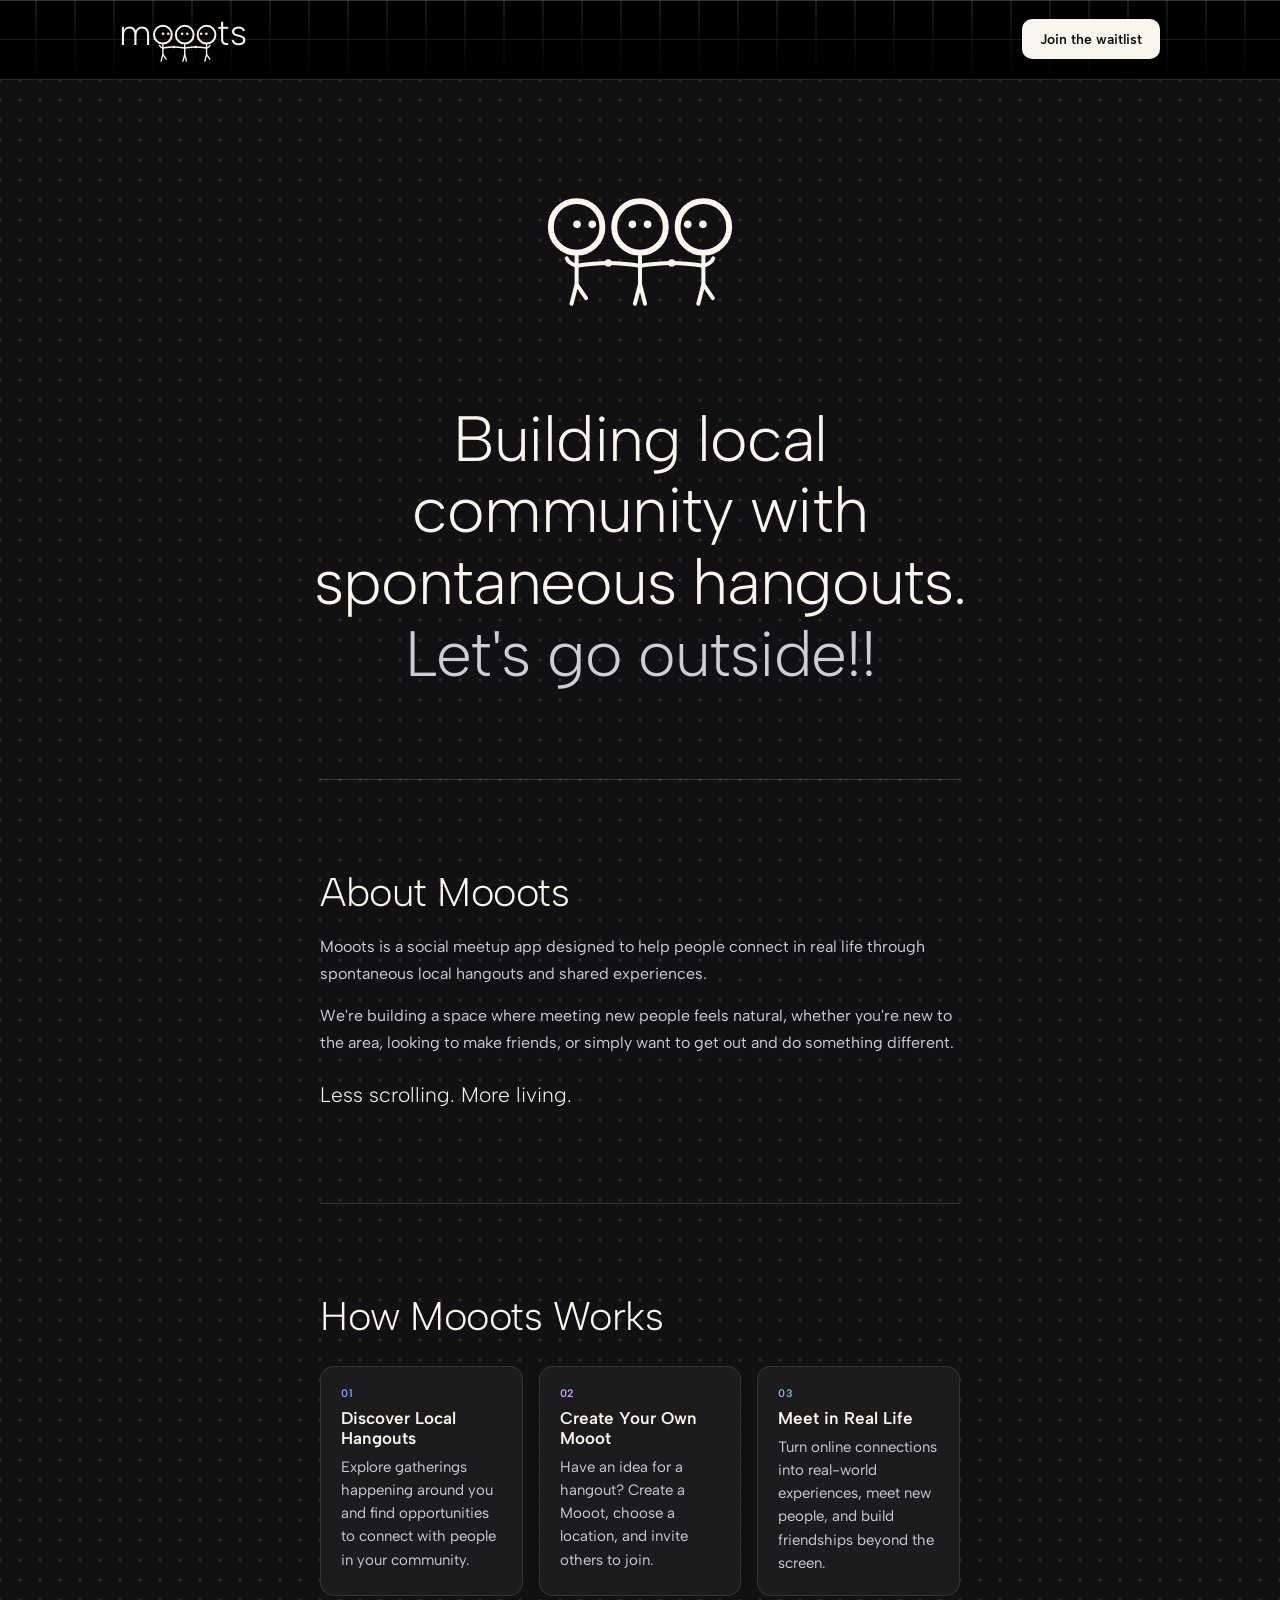
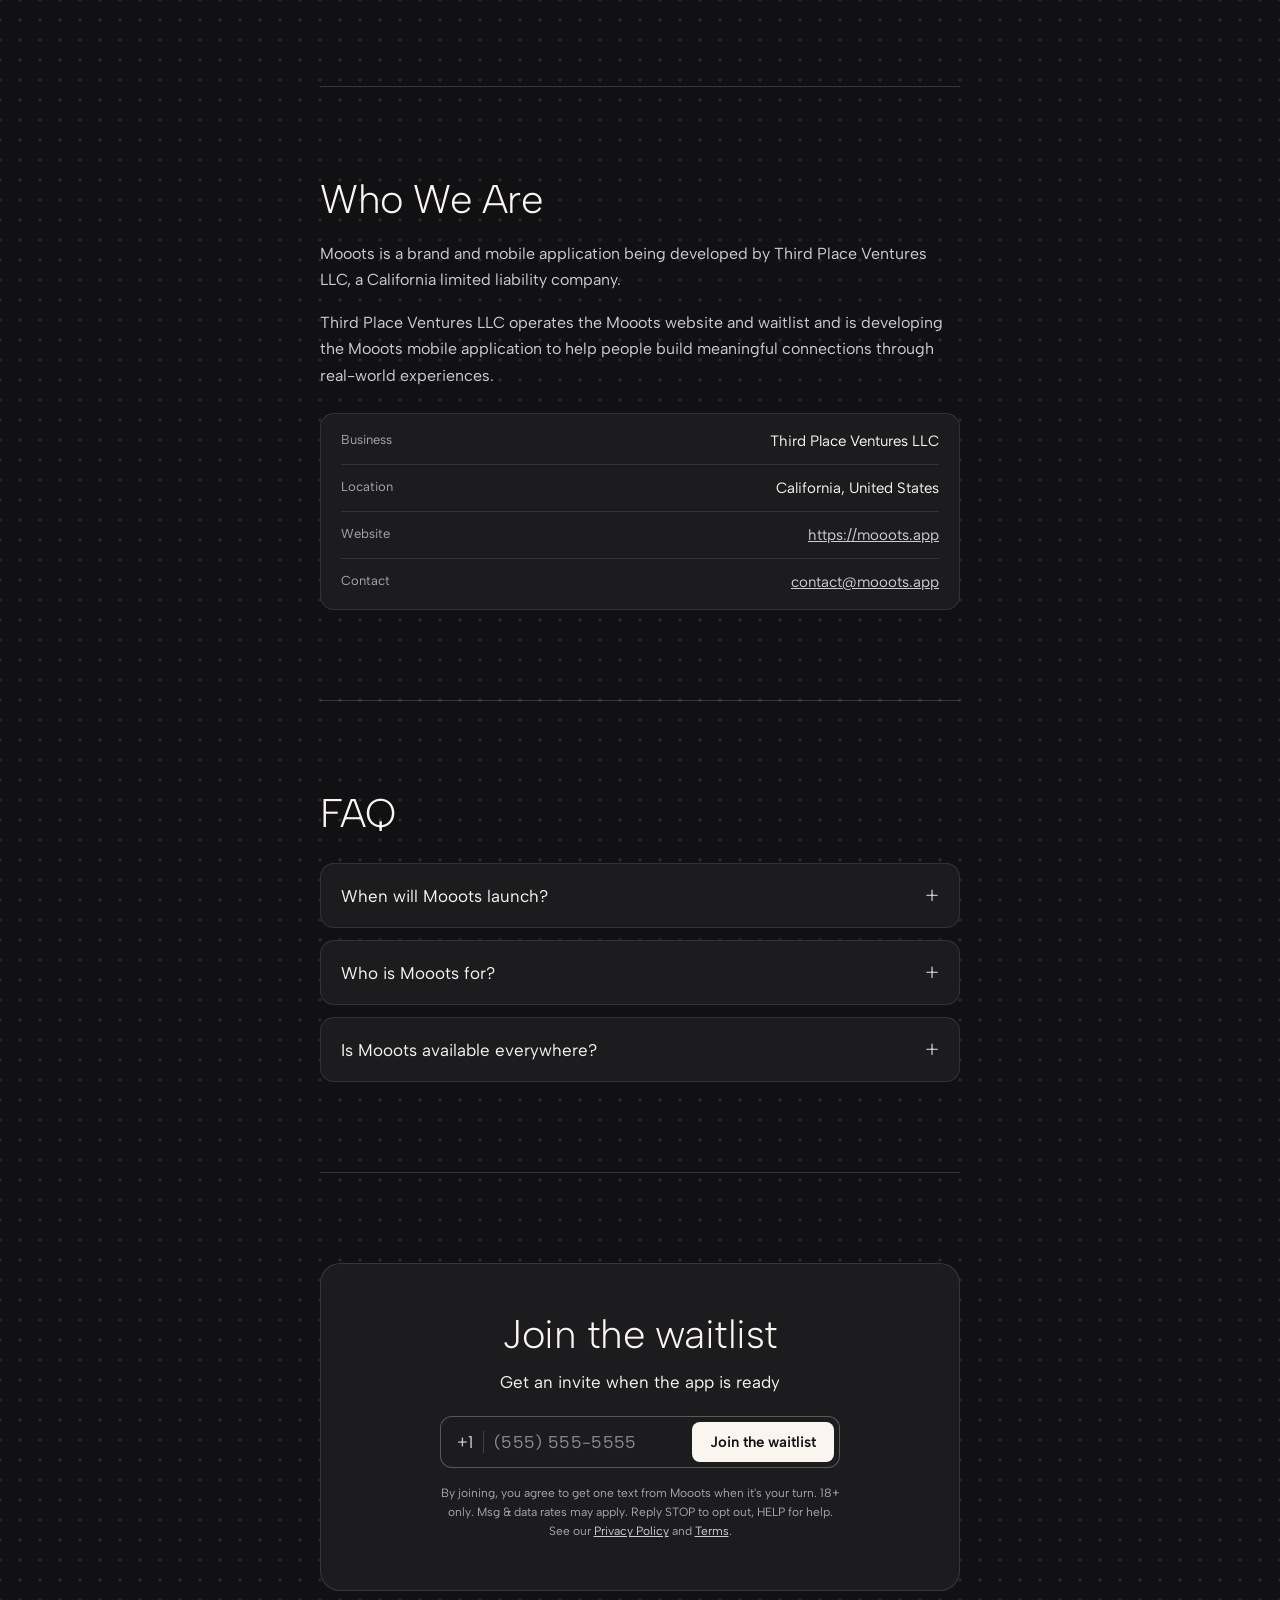
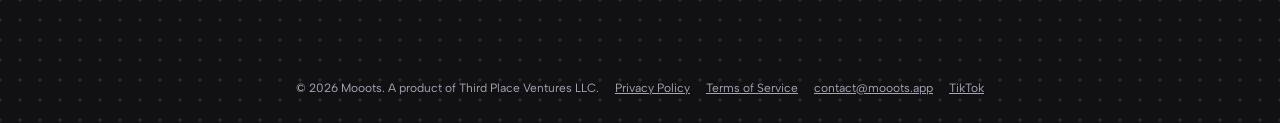
<file: index.html>
<!doctype html>
<html lang="en">
<head>
<meta charset="utf-8">
<meta name="viewport" content="width=device-width, initial-scale=1">
<title>Mooots</title>
<meta name="description" content="Building local community with spontaneous hangouts. Let's go outside!!">
<meta name="theme-color" content="#000000">
<meta property="og:title" content="Mooots">
<meta property="og:description" content="Building local community with spontaneous hangouts. Let's go outside!!">
<meta property="og:url" content="https://mooots.app/">
<meta property="og:type" content="website">
<meta property="og:site_name" content="Mooots">
<meta property="og:image" content="https://mooots.app/og.png">
<meta property="og:image:width" content="1200">
<meta property="og:image:height" content="630">
<meta property="og:image:alt" content="mooots: let's go outside.">
<meta name="twitter:card" content="summary_large_image">
<link rel="icon" href="favicon.svg" type="image/svg+xml">
<link rel="preload" href="fonts/AlbertSans-Light.ttf" as="font" type="font/ttf" crossorigin>
<link rel="stylesheet" href="assets/site.css?v=20261030a">
</head>
<body>
<div class="teaser">

  <header class="top grid">
    <div class="bar">
      <a class="brand" href="./" aria-label="mooots home">
      <svg class="logo" role="img" aria-label="mooots" viewBox="160 170 880 350">
        <text x="382" y="380" text-anchor="end" font-family="Albert Sans" font-weight="300" font-size="250" fill="#FAF5EF">m</text>
        <text x="828" y="380" font-family="Albert Sans" font-weight="300" font-size="250" letter-spacing="-4" fill="#FAF5EF">ts</text>
        <g fill="none" stroke="#FAF5EF" stroke-width="14">
          <circle cx="455" cy="312" r="61"/><circle cx="605" cy="312" r="61"/><circle cx="755" cy="312" r="61"/>
        </g>
        <!-- The dance from the app's loading screen (components/mooot/ring-heads.tsx):
             joined hands lift and drop, outer arms wave, legs kick on alternating
             beats. Each step is one 480ms beat; assets/dance.js starts a burst
             every 5-10s. SMIL is used because Safari can't animate path shapes in CSS. -->
        <g fill="none" stroke="#FAF5EF" stroke-width="9.5" stroke-linecap="round" stroke-linejoin="round">
          <path d="M455 380 L455 448 L443 494"/>
          <path d="M605 380 L605 448 L593 494"/>
          <path d="M755 380 L755 448 L743 494"/>
          <path d="M455 448 L467 494"><animate class="dance" attributeName="d" begin="indefinite" dur="2.4s" fill="freeze" calcMode="spline" keyTimes="0;0.2;0.4;0.6;0.8;1" keySplines="0.37 0 0.63 1;0.37 0 0.63 1;0.37 0 0.63 1;0.37 0 0.63 1;0.37 0 0.63 1" values="M455 448 L467 494;M455 448 L481 476;M455 448 L467 494;M455 448 L481 476;M455 448 L467 494;M455 448 L467 494"/></path>
          <path d="M605 448 L617 494"><animate class="dance" attributeName="d" begin="indefinite" dur="2.4s" fill="freeze" calcMode="spline" keyTimes="0;0.2;0.4;0.6;0.8;1" keySplines="0.37 0 0.63 1;0.37 0 0.63 1;0.37 0 0.63 1;0.37 0 0.63 1;0.37 0 0.63 1" values="M605 448 L617 494;M605 448 L617 494;M605 448 L631 476;M605 448 L617 494;M605 448 L631 476;M605 448 L617 494"/></path>
          <path d="M755 448 L767 494"><animate class="dance" attributeName="d" begin="indefinite" dur="2.4s" fill="freeze" calcMode="spline" keyTimes="0;0.2;0.4;0.6;0.8;1" keySplines="0.37 0 0.63 1;0.37 0 0.63 1;0.37 0 0.63 1;0.37 0 0.63 1;0.37 0 0.63 1" values="M755 448 L767 494;M755 448 L781 476;M755 448 L767 494;M755 448 L781 476;M755 448 L767 494;M755 448 L767 494"/></path>
          <path d="M455 404 C480 412 505 430 530 430 C555 430 580 412 605 404 C630 412 655 430 680 430 C705 430 730 412 755 404"><animate class="dance" attributeName="d" begin="indefinite" dur="2.4s" fill="freeze" calcMode="spline" keyTimes="0;0.2;0.4;0.6;0.8;1" keySplines="0.37 0 0.63 1;0.37 0 0.63 1;0.37 0 0.63 1;0.37 0 0.63 1;0.37 0 0.63 1" values="M455 404 C480 412 505 430 530 430 C555 430 580 412 605 404 C630 412 655 430 680 430 C705 430 730 412 755 404;M455 404 C480 396 505 386 530 386 C555 386 580 396 605 404 C630 396 655 386 680 386 C705 386 730 396 755 404;M455 404 C480 412 505 430 530 430 C555 430 580 412 605 404 C630 412 655 430 680 430 C705 430 730 412 755 404;M455 404 C480 396 505 386 530 386 C555 386 580 396 605 404 C630 396 655 386 680 386 C705 386 730 396 755 404;M455 404 C480 412 505 430 530 430 C555 430 580 412 605 404 C630 412 655 430 680 430 C705 430 730 412 755 404;M455 404 C480 412 505 430 530 430 C555 430 580 412 605 404 C630 412 655 430 680 430 C705 430 730 412 755 404"/></path>
          <path d="M455 404 C443 416 437 432 436 446 M755 404 C767 416 773 432 774 446"><animate class="dance" attributeName="d" begin="indefinite" dur="2.4s" fill="freeze" calcMode="spline" keyTimes="0;0.2;0.4;0.6;0.8;1" keySplines="0.37 0 0.63 1;0.37 0 0.63 1;0.37 0 0.63 1;0.37 0 0.63 1;0.37 0 0.63 1" values="M455 404 C443 416 437 432 436 446 M755 404 C767 416 773 432 774 446;M455 404 C441 394 433 380 430 366 M755 404 C769 394 777 380 780 366;M455 404 C443 416 437 432 436 446 M755 404 C767 416 773 432 774 446;M455 404 C441 394 433 380 430 366 M755 404 C769 394 777 380 780 366;M455 404 C443 416 437 432 436 446 M755 404 C767 416 773 432 774 446;M455 404 C443 416 437 432 436 446 M755 404 C767 416 773 432 774 446"/></path>
        </g>
        <g fill="#FAF5EF">
          <g class="eyes"><circle cx="456" cy="306" r="9"/><circle cx="492" cy="306" r="9"/></g>
          <g class="eyes"><circle cx="587" cy="306" r="9"/><circle cx="623" cy="306" r="9"/></g>
          <g class="eyes"><circle cx="718" cy="306" r="9"/><circle cx="754" cy="306" r="9"/></g>
          <circle cx="530" cy="430" r="9"><animate class="dance" attributeName="cy" begin="indefinite" dur="2.4s" fill="freeze" calcMode="spline" keyTimes="0;0.2;0.4;0.6;0.8;1" keySplines="0.37 0 0.63 1;0.37 0 0.63 1;0.37 0 0.63 1;0.37 0 0.63 1;0.37 0 0.63 1" values="430;386;430;386;430;430"/></circle>
          <circle cx="680" cy="430" r="9"><animate class="dance" attributeName="cy" begin="indefinite" dur="2.4s" fill="freeze" calcMode="spline" keyTimes="0;0.2;0.4;0.6;0.8;1" keySplines="0.37 0 0.63 1;0.37 0 0.63 1;0.37 0 0.63 1;0.37 0 0.63 1;0.37 0 0.63 1" values="430;386;430;386;430;430"/></circle>
        </g>
      </svg>
      </a>
      <a class="nav-cta" id="nav-join" href="#join">Join the waitlist</a>
    </div>
  </header>

  <section class="band hero-band">
    <div class="band-inner">
      <button type="button" class="mark-btn" id="mark-jump" aria-label="Three friends holding hands. Tap to make them jump.">
      <svg class="logo mark" aria-hidden="true" viewBox="340 220 530 300">
        <g class="jumper">
        <g fill="none" stroke="#FAF5EF" stroke-width="14">
          <circle cx="455" cy="312" r="61"/><circle cx="605" cy="312" r="61"/><circle cx="755" cy="312" r="61"/>
        </g>
        <g fill="none" stroke="#FAF5EF" stroke-width="9.5" stroke-linecap="round" stroke-linejoin="round">
          <path d="M455 380 L455 448 L443 494"/>
          <path d="M605 380 L605 448 L593 494"/>
          <path d="M755 380 L755 448 L743 494"/>
          <path d="M455 448 L467 494"><animate class="dance" attributeName="d" begin="indefinite" dur="2.4s" fill="freeze" calcMode="spline" keyTimes="0;0.2;0.4;0.6;0.8;1" keySplines="0.37 0 0.63 1;0.37 0 0.63 1;0.37 0 0.63 1;0.37 0 0.63 1;0.37 0 0.63 1" values="M455 448 L467 494;M455 448 L481 476;M455 448 L467 494;M455 448 L481 476;M455 448 L467 494;M455 448 L467 494"/></path>
          <path d="M605 448 L617 494"><animate class="dance" attributeName="d" begin="indefinite" dur="2.4s" fill="freeze" calcMode="spline" keyTimes="0;0.2;0.4;0.6;0.8;1" keySplines="0.37 0 0.63 1;0.37 0 0.63 1;0.37 0 0.63 1;0.37 0 0.63 1;0.37 0 0.63 1" values="M605 448 L617 494;M605 448 L617 494;M605 448 L631 476;M605 448 L617 494;M605 448 L631 476;M605 448 L617 494"/></path>
          <path d="M755 448 L767 494"><animate class="dance" attributeName="d" begin="indefinite" dur="2.4s" fill="freeze" calcMode="spline" keyTimes="0;0.2;0.4;0.6;0.8;1" keySplines="0.37 0 0.63 1;0.37 0 0.63 1;0.37 0 0.63 1;0.37 0 0.63 1;0.37 0 0.63 1" values="M755 448 L767 494;M755 448 L781 476;M755 448 L767 494;M755 448 L781 476;M755 448 L767 494;M755 448 L767 494"/></path>
          <path d="M455 404 C480 412 505 430 530 430 C555 430 580 412 605 404 C630 412 655 430 680 430 C705 430 730 412 755 404"><animate class="dance" attributeName="d" begin="indefinite" dur="2.4s" fill="freeze" calcMode="spline" keyTimes="0;0.2;0.4;0.6;0.8;1" keySplines="0.37 0 0.63 1;0.37 0 0.63 1;0.37 0 0.63 1;0.37 0 0.63 1;0.37 0 0.63 1" values="M455 404 C480 412 505 430 530 430 C555 430 580 412 605 404 C630 412 655 430 680 430 C705 430 730 412 755 404;M455 404 C480 396 505 386 530 386 C555 386 580 396 605 404 C630 396 655 386 680 386 C705 386 730 396 755 404;M455 404 C480 412 505 430 530 430 C555 430 580 412 605 404 C630 412 655 430 680 430 C705 430 730 412 755 404;M455 404 C480 396 505 386 530 386 C555 386 580 396 605 404 C630 396 655 386 680 386 C705 386 730 396 755 404;M455 404 C480 412 505 430 530 430 C555 430 580 412 605 404 C630 412 655 430 680 430 C705 430 730 412 755 404;M455 404 C480 412 505 430 530 430 C555 430 580 412 605 404 C630 412 655 430 680 430 C705 430 730 412 755 404"/></path>
          <path d="M455 404 C443 416 437 432 436 446 M755 404 C767 416 773 432 774 446"><animate class="dance" attributeName="d" begin="indefinite" dur="2.4s" fill="freeze" calcMode="spline" keyTimes="0;0.2;0.4;0.6;0.8;1" keySplines="0.37 0 0.63 1;0.37 0 0.63 1;0.37 0 0.63 1;0.37 0 0.63 1;0.37 0 0.63 1" values="M455 404 C443 416 437 432 436 446 M755 404 C767 416 773 432 774 446;M455 404 C441 394 433 380 430 366 M755 404 C769 394 777 380 780 366;M455 404 C443 416 437 432 436 446 M755 404 C767 416 773 432 774 446;M455 404 C441 394 433 380 430 366 M755 404 C769 394 777 380 780 366;M455 404 C443 416 437 432 436 446 M755 404 C767 416 773 432 774 446;M455 404 C443 416 437 432 436 446 M755 404 C767 416 773 432 774 446"/></path>
        </g>
        <g fill="#FAF5EF">
          <g class="eyes"><circle cx="456" cy="306" r="9"/><circle cx="492" cy="306" r="9"/></g>
          <g class="eyes"><circle cx="587" cy="306" r="9"/><circle cx="623" cy="306" r="9"/></g>
          <g class="eyes"><circle cx="718" cy="306" r="9"/><circle cx="754" cy="306" r="9"/></g>
          <circle cx="530" cy="430" r="9"><animate class="dance" attributeName="cy" begin="indefinite" dur="2.4s" fill="freeze" calcMode="spline" keyTimes="0;0.2;0.4;0.6;0.8;1" keySplines="0.37 0 0.63 1;0.37 0 0.63 1;0.37 0 0.63 1;0.37 0 0.63 1;0.37 0 0.63 1" values="430;386;430;386;430;430"/></circle>
          <circle cx="680" cy="430" r="9"><animate class="dance" attributeName="cy" begin="indefinite" dur="2.4s" fill="freeze" calcMode="spline" keyTimes="0;0.2;0.4;0.6;0.8;1" keySplines="0.37 0 0.63 1;0.37 0 0.63 1;0.37 0 0.63 1;0.37 0 0.63 1;0.37 0 0.63 1" values="430;386;430;386;430;430"/></circle>
        </g>
        </g>
      </svg>
      </button>
      <h1 class="hero-title">Building local community with spontaneous hangouts. <span>Let's go outside!!</span></h1>
    </div>
  </section>

  <section class="band" id="about" aria-labelledby="about-title">
    <div class="band-inner">
      <h2 id="about-title">About Mooots</h2>
      <p>Mooots is a social meetup app designed to help people connect in real life through spontaneous local hangouts and shared experiences.</p>
      <p>We're building a space where meeting new people feels natural, whether you're new to the area, looking to make friends, or simply want to get out and do something different.</p>
      <p class="tagline">Less scrolling. More living.</p>
    </div>
  </section>

  <section class="band" aria-labelledby="how-title">
    <div class="band-inner">
      <h2 id="how-title">How Mooots Works</h2>
      <div class="steps">
        <div class="step-card">
          <span class="cap" style="color: #7EA1FF">01</span>
          <h3>Discover Local Hangouts</h3>
          <p>Explore gatherings happening around you and find opportunities to connect with people in your community.</p>
        </div>
        <div class="step-card">
          <span class="cap" style="color: #C3A6FF">02</span>
          <h3>Create Your Own Mooot</h3>
          <p>Have an idea for a hangout? Create a Mooot, choose a location, and invite others to join.</p>
        </div>
        <div class="step-card">
          <span class="cap" style="color: #76BACE">03</span>
          <h3>Meet in Real Life</h3>
          <p>Turn online connections into real-world experiences, meet new people, and build friendships beyond the screen.</p>
        </div>
      </div>
    </div>
  </section>

  <section class="band" aria-labelledby="who-title">
    <div class="band-inner">
      <h2 id="who-title">Who We Are</h2>
      <p>Mooots is a brand and mobile application being developed by Third Place Ventures LLC, a California limited liability company.</p>
      <p>Third Place Ventures LLC operates the Mooots website and waitlist and is developing the Mooots mobile application to help people build meaningful connections through real-world experiences.</p>
      <dl class="facts">
        <div><dt>Business</dt><dd>Third Place Ventures LLC</dd></div>
        <div><dt>Location</dt><dd>California, United States</dd></div>
        <div><dt>Website</dt><dd><a href="https://mooots.app">https://mooots.app</a></dd></div>
        <div><dt>Contact</dt><dd><a href="mailto:contact@mooots.app">contact@mooots.app</a></dd></div>
      </dl>
    </div>
  </section>

  <section class="band" aria-labelledby="faq-title">
    <div class="band-inner">
      <h2 id="faq-title">FAQ</h2>
      <div class="faq">
        <details>
          <summary>When will Mooots launch?</summary>
          <p>We're currently developing and testing Mooots. Join our waitlist to be notified when access becomes available.</p>
        </details>
        <details>
          <summary>Who is Mooots for?</summary>
          <p>Mooots is designed for adults 18 and older who want to meet new people and participate in local gatherings.</p>
        </details>
        <details>
          <summary>Is Mooots available everywhere?</summary>
          <p>We're focused on building our initial community before expanding to additional locations.</p>
        </details>
      </div>
    </div>
  </section>

  <section class="band join-band" id="join" aria-labelledby="join-title">
    <div class="band-inner">
      <div class="join-card">
        <h2 id="join-title">Join the waitlist</h2>
        <form class="waitlist" id="waitlist" novalidate>
      <label for="phone">Get an invite when the app is ready</label>
      <div class="pf" id="phone-field">
        <span class="pf-prefix" aria-hidden="true">+1</span>
        <input id="phone" name="phone" type="tel" autocomplete="tel-national" inputmode="tel" enterkeyhint="go" placeholder="(555) 555-5555" aria-describedby="phone-error consent">
        <button type="submit" id="join"><span class="btn-long">Join the waitlist</span><span class="btn-short">Join</span></button>
      </div>
      <div class="hp" aria-hidden="true">
        <label for="website">Leave this empty</label>
        <input id="website" name="website" type="text" tabindex="-1" autocomplete="off">
      </div>
      <p class="field-error" id="phone-error" role="alert"></p>
      <p class="consent" id="consent">By joining, you agree to get one text from Mooots when it's your turn. 18+ only. Msg &amp; data rates may apply. Reply STOP to opt out, HELP for help. See our <a href="privacy.html">Privacy Policy</a> and <a href="terms.html">Terms</a>.</p>
    </form>

        <div class="joined" id="joined" role="status" hidden>
      <span class="badge-in">You're in</span>
      <strong>You're on the list.</strong>
      <span>We'll text you when it's time.</span>
      <button type="button" class="share" id="share">Bring a friend</button>
    </div>
      </div>
    </div>
    <footer class="site-footer">
      <span>© 2026 Mooots. A product of Third Place Ventures LLC.</span>
      <span class="links">
        <a href="privacy.html">Privacy Policy</a>
        <a href="terms.html">Terms of Service</a>
        <a href="mailto:contact@mooots.app">contact@mooots.app</a>
        <a href="https://www.tiktok.com/@mooots.app" rel="me noopener" target="_blank">TikTok</a>
      </span>
    </footer>
  </section>

</div>
<script src="assets/dance.js?v=20261030a"></script>
<script src="assets/waitlist.js?v=20261030a"></script>
<script src="assets/faces.js?v=20261030a"></script>
</body>
</html>
</file>
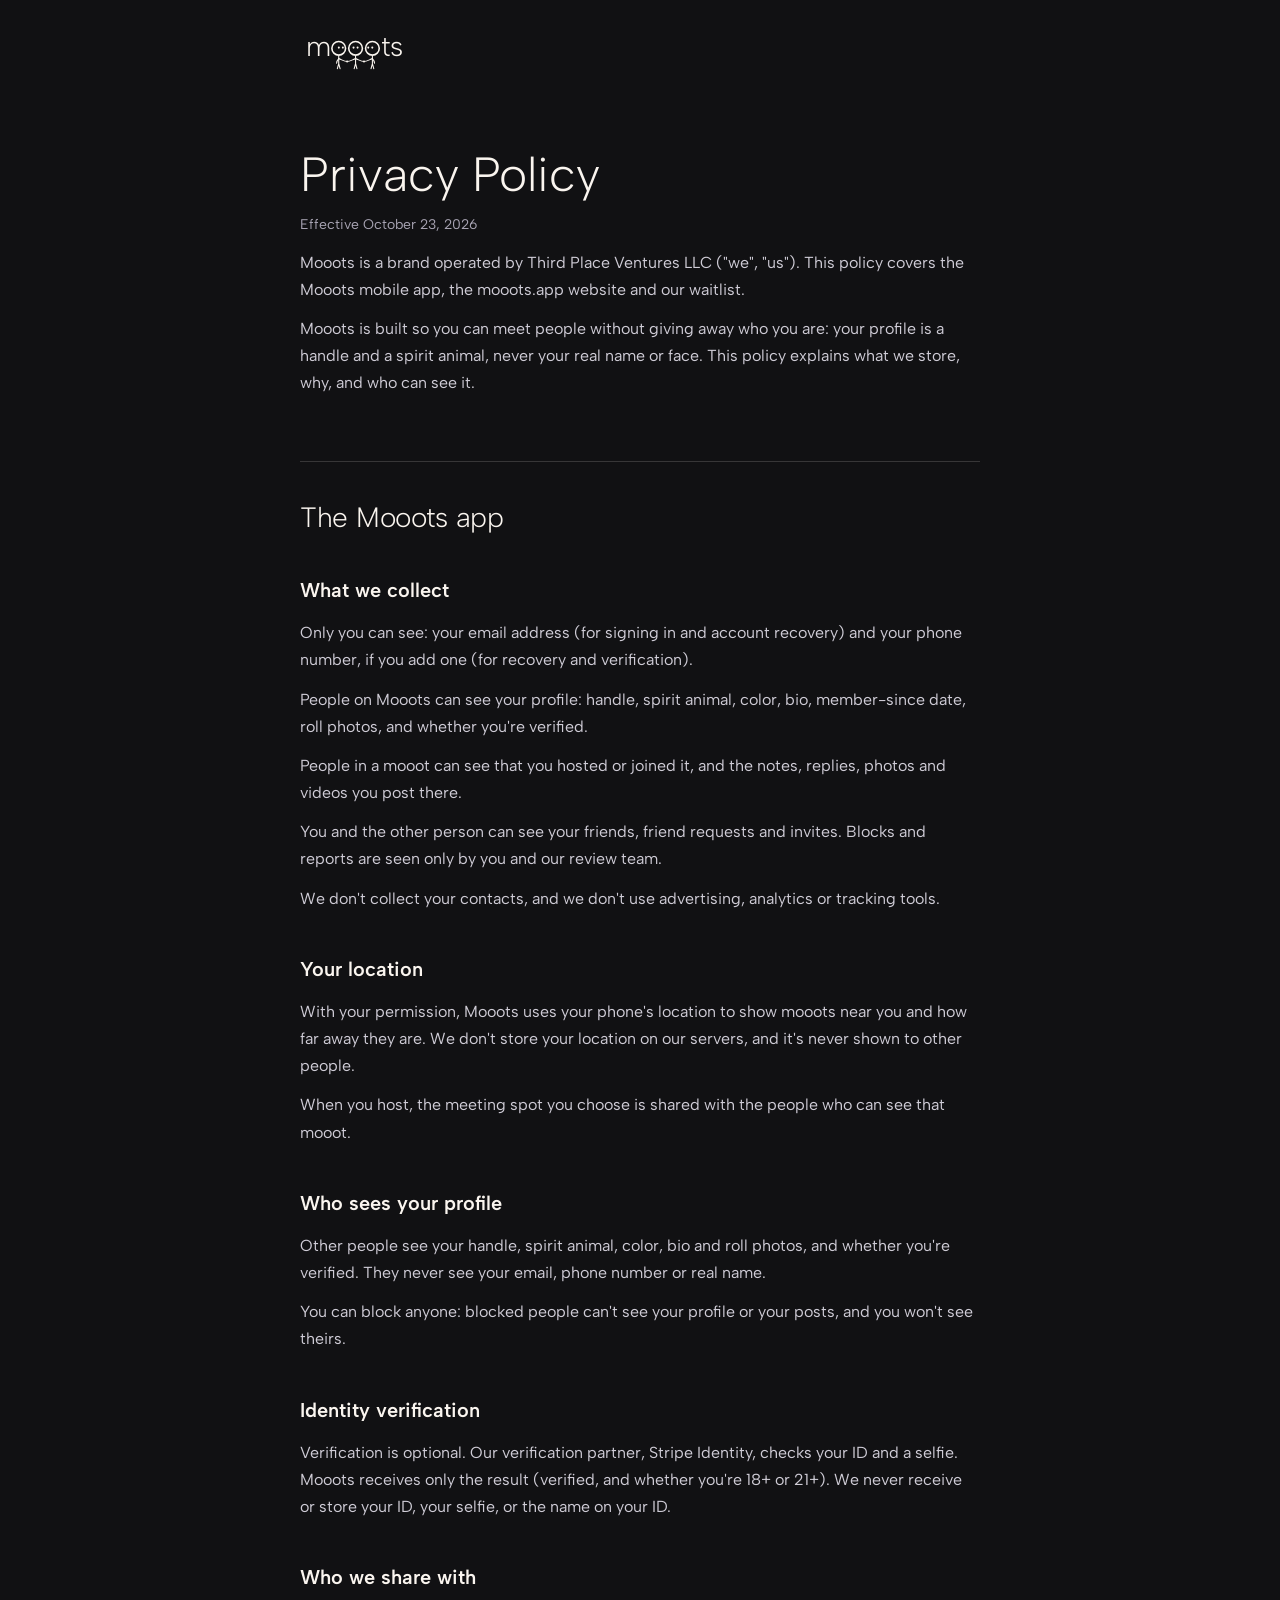
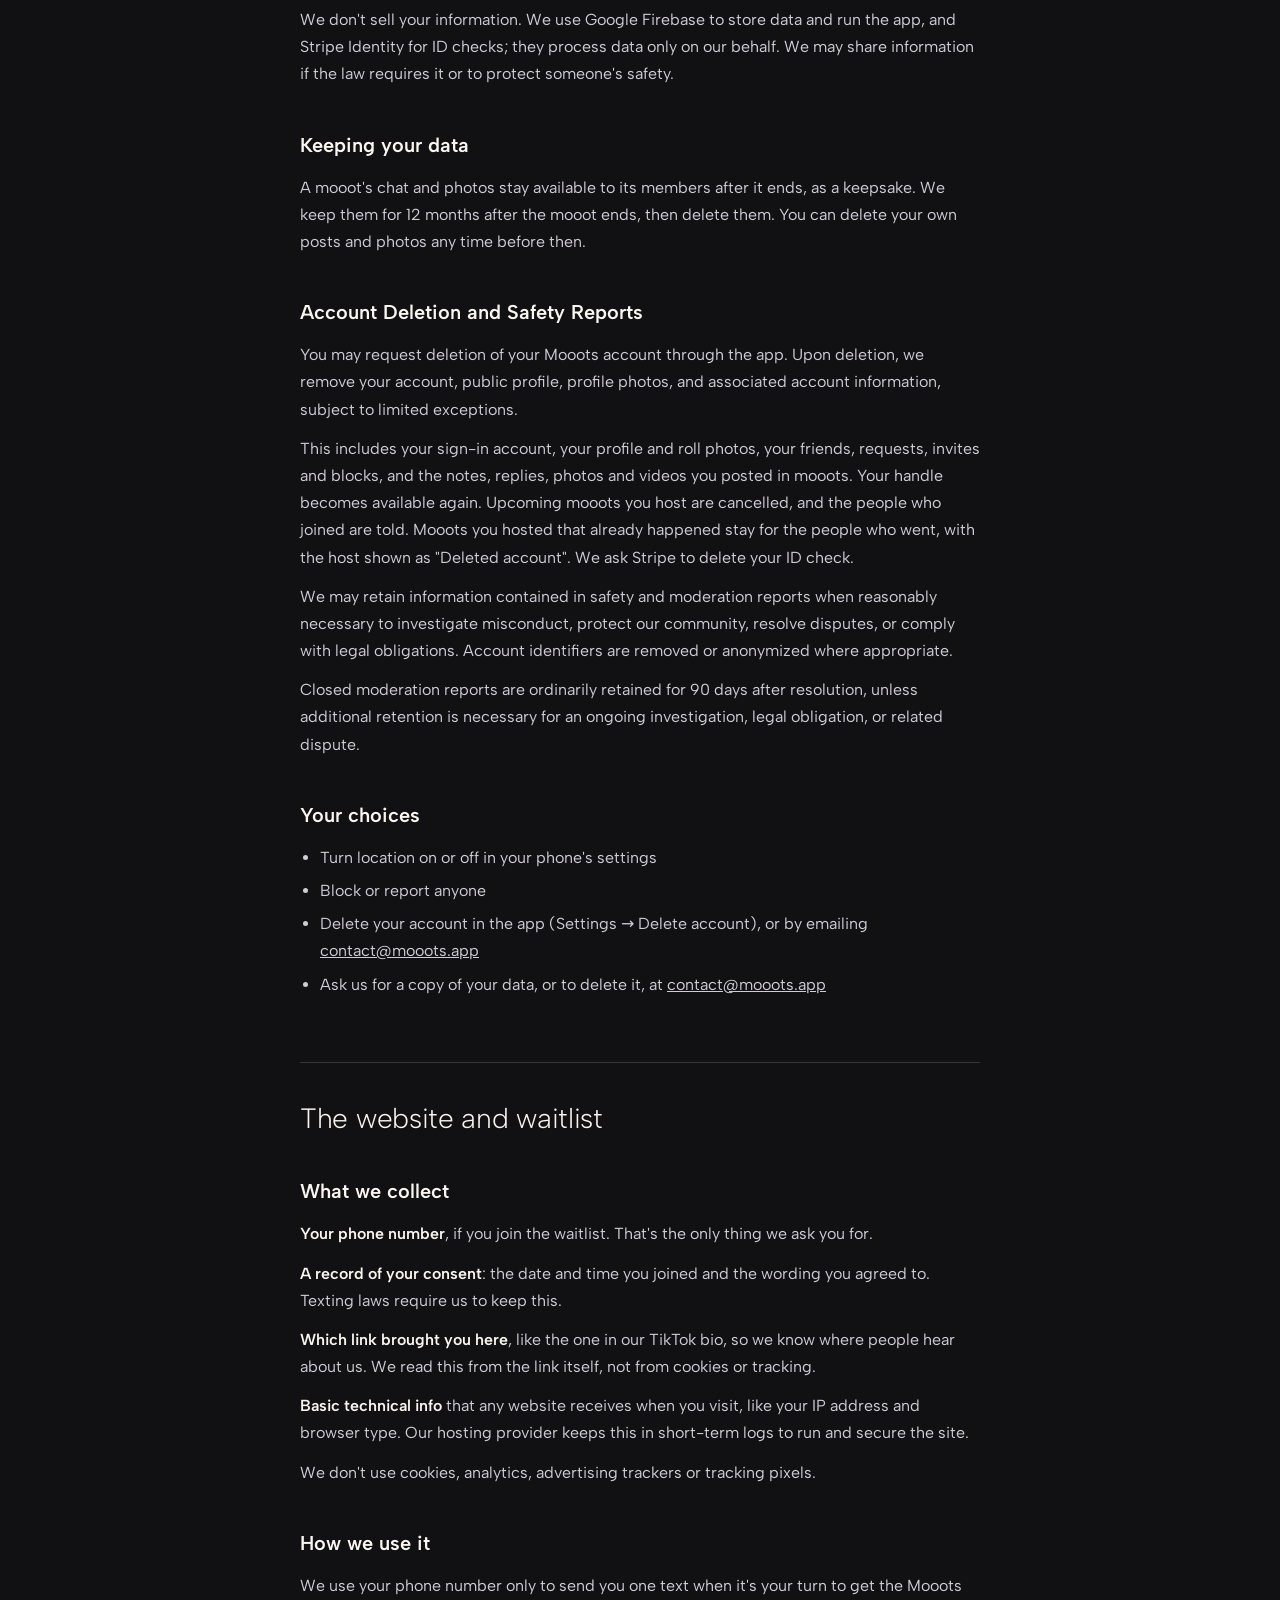
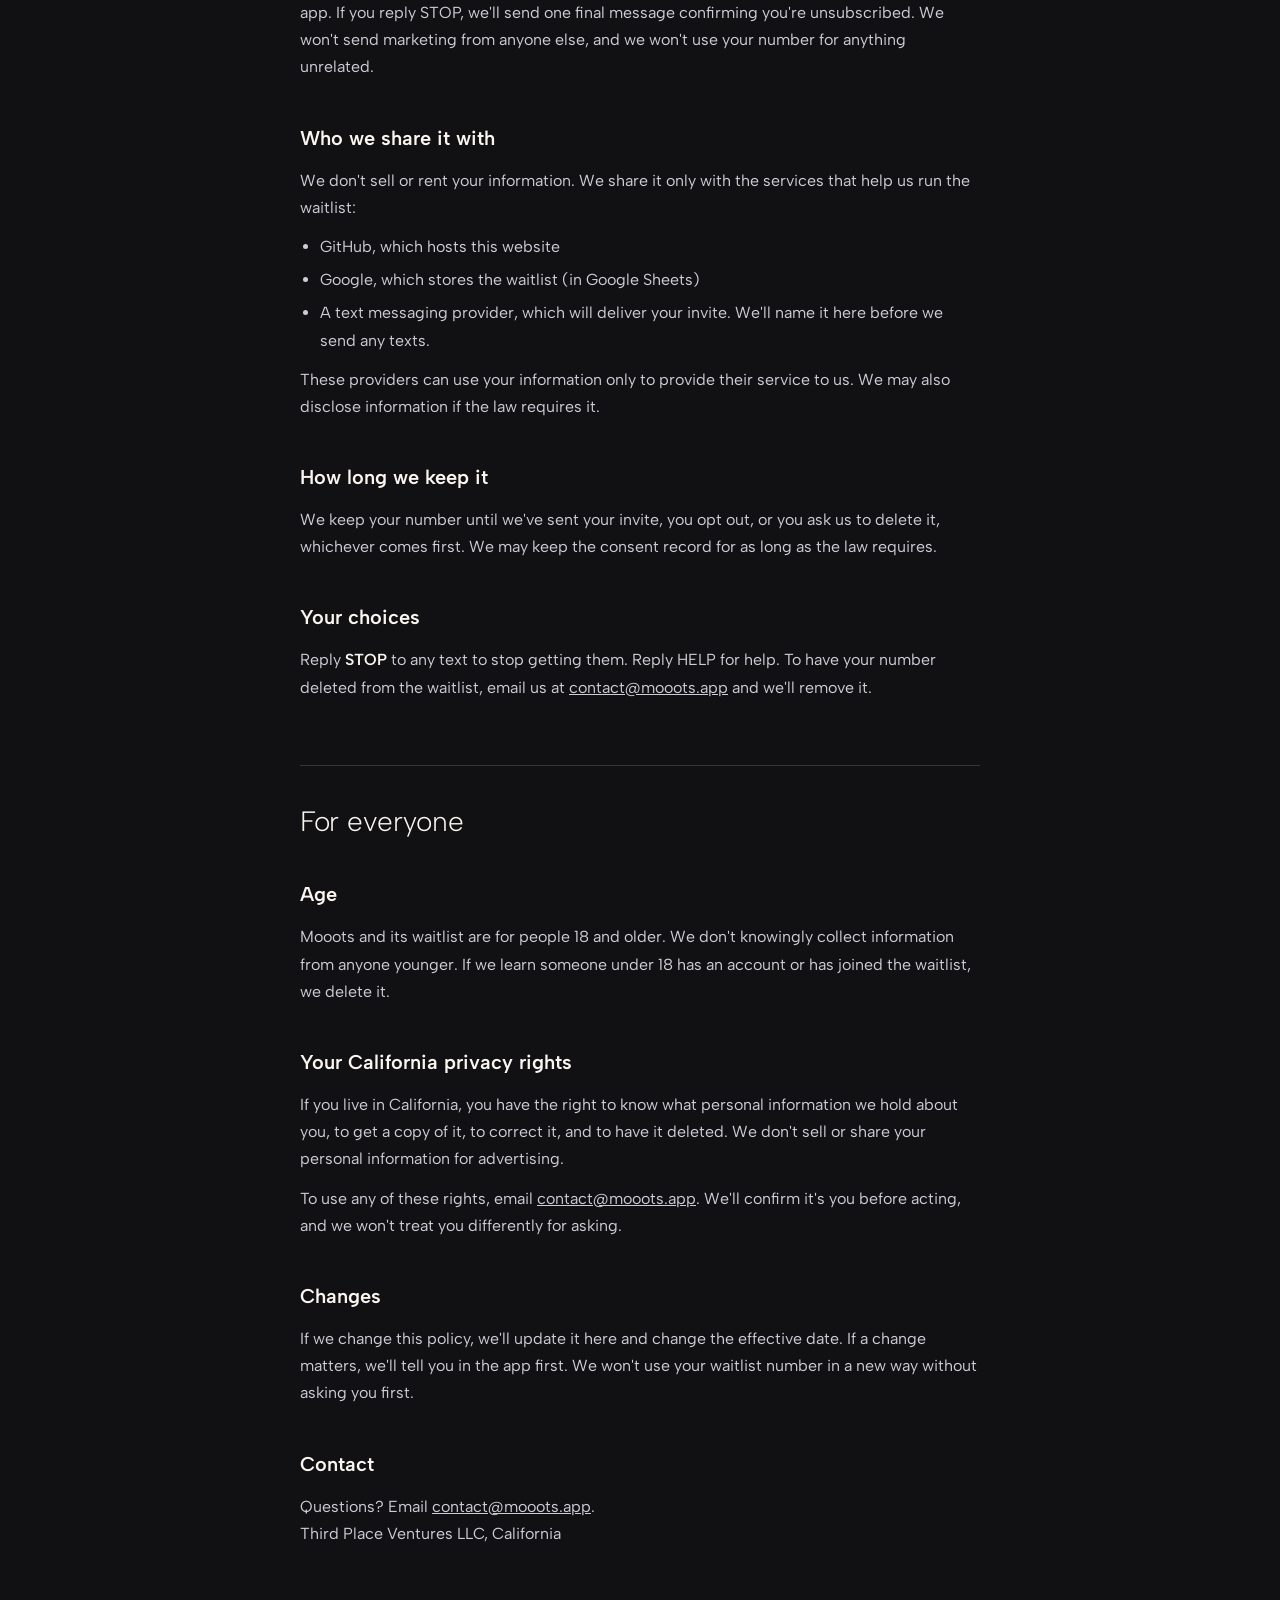
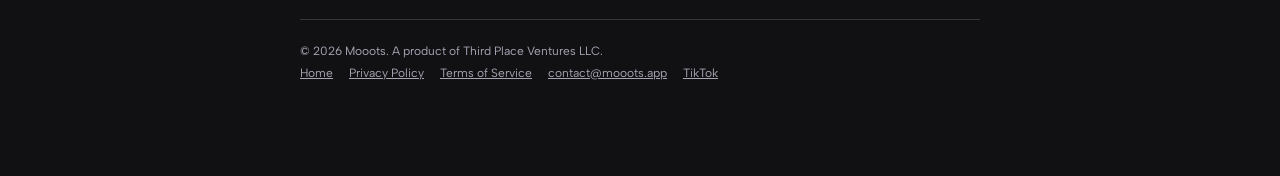
<file: privacy.html>
<!doctype html>
<html lang="en">
<head>
<meta charset="utf-8">
<meta name="viewport" content="width=device-width, initial-scale=1">
<title>Privacy Policy · Mooots</title>
<meta name="theme-color" content="#111113">
<link rel="icon" href="favicon.svg" type="image/svg+xml">
<link rel="stylesheet" href="assets/site.css?v=20261023j">
</head>
<body>
<div class="doc">

  <nav>
    <a href="./" aria-label="Back to mooots home">
      <svg class="logo" aria-hidden="true" viewBox="110 170 980 350">
        <text x="382" y="380" text-anchor="end" font-family="Albert Sans" font-weight="300" font-size="250" fill="#FAF5EF">m</text>
        <text x="828" y="380" font-family="Albert Sans" font-weight="300" font-size="250" letter-spacing="-4" fill="#FAF5EF">ts</text>
        <g fill="none" stroke="#FAF5EF" stroke-width="14">
          <circle cx="455" cy="312" r="61"/><circle cx="605" cy="312" r="61"/><circle cx="755" cy="312" r="61"/>
        </g>
        <g fill="none" stroke="#FAF5EF" stroke-width="9.5" stroke-linecap="round" stroke-linejoin="round">
          <path d="M455 380 L455 448 L443 494 M455 448 L467 494"/>
          <path d="M605 380 L605 448 L593 494 M605 448 L617 494"/>
          <path d="M755 380 L755 448 L743 494 M755 448 L767 494"/>
          <path d="M455 404 C480 412 505 430 530 430 C555 430 580 412 605 404 C630 412 655 430 680 430 C705 430 730 412 755 404"/>
          <path d="M455 404 C443 416 437 432 436 446 M755 404 C767 416 773 432 774 446"/>
        </g>
        <g fill="#FAF5EF">
          <circle cx="456" cy="306" r="9"/><circle cx="492" cy="306" r="9"/><circle cx="587" cy="306" r="9"/><circle cx="623" cy="306" r="9"/>
          <circle cx="718" cy="306" r="9"/><circle cx="754" cy="306" r="9"/><circle cx="530" cy="430" r="9"/><circle cx="680" cy="430" r="9"/>
        </g>
      </svg>
    </a>
  </nav>

  <article>
    <header>
      <h1>Privacy Policy</h1>
      <p class="meta">Effective October 23, 2026</p>
      <p>Mooots is a brand operated by Third Place Ventures LLC ("we", "us"). This policy covers the Mooots mobile app, the mooots.app website and our waitlist.</p>
      <p>Mooots is built so you can meet people without giving away who you are: your profile is a handle and a spirit animal, never your real name or face. This policy explains what we store, why, and who can see it.</p>
    </header>

    <h2 class="part">The Mooots app</h2>

    <section>
      <h3>What we collect</h3>
      <p>Only you can see: your email address (for signing in and account recovery) and your phone number, if you add one (for recovery and verification).</p>
      <p>People on Mooots can see your profile: handle, spirit animal, color, bio, member-since date, roll photos, and whether you're verified.</p>
      <p>People in a mooot can see that you hosted or joined it, and the notes, replies, photos and videos you post there.</p>
      <p>You and the other person can see your friends, friend requests and invites. Blocks and reports are seen only by you and our review team.</p>
      <p>We don't collect your contacts, and we don't use advertising, analytics or tracking tools.</p>
    </section>

    <section>
      <h3>Your location</h3>
      <p>With your permission, Mooots uses your phone's location to show mooots near you and how far away they are. We don't store your location on our servers, and it's never shown to other people.</p>
      <p>When you host, the meeting spot you choose is shared with the people who can see that mooot.</p>
    </section>

    <section>
      <h3>Who sees your profile</h3>
      <p>Other people see your handle, spirit animal, color, bio and roll photos, and whether you're verified. They never see your email, phone number or real name.</p>
      <p>You can block anyone: blocked people can't see your profile or your posts, and you won't see theirs.</p>
    </section>

    <section>
      <h3>Identity verification</h3>
      <p>Verification is optional. Our verification partner, Stripe Identity, checks your ID and a selfie. Mooots receives only the result (verified, and whether you're 18+ or 21+). We never receive or store your ID, your selfie, or the name on your ID.</p>
    </section>

    <section>
      <h3>Who we share with</h3>
      <p>We don't sell your information. We use Google Firebase to store data and run the app, and Stripe Identity for ID checks; they process data only on our behalf. We may share information if the law requires it or to protect someone's safety.</p>
    </section>

    <section>
      <h3>Keeping your data</h3>
      <p>A mooot's chat and photos stay available to its members after it ends, as a keepsake. We keep them for 12 months after the mooot ends, then delete them. You can delete your own posts and photos any time before then.</p>
    </section>

    <section>
      <h3>Account Deletion and Safety Reports</h3>
      <p>You may request deletion of your Mooots account through the app. Upon deletion, we remove your account, public profile, profile photos, and associated account information, subject to limited exceptions.</p>
      <p>This includes your sign-in account, your profile and roll photos, your friends, requests, invites and blocks, and the notes, replies, photos and videos you posted in mooots. Your handle becomes available again. Upcoming mooots you host are cancelled, and the people who joined are told. Mooots you hosted that already happened stay for the people who went, with the host shown as "Deleted account". We ask Stripe to delete your ID check.</p>
      <p>We may retain information contained in safety and moderation reports when reasonably necessary to investigate misconduct, protect our community, resolve disputes, or comply with legal obligations. Account identifiers are removed or anonymized where appropriate.</p>
      <p>Closed moderation reports are ordinarily retained for 90 days after resolution, unless additional retention is necessary for an ongoing investigation, legal obligation, or related dispute.</p>
    </section>

    <section>
      <h3>Your choices</h3>
      <ul>
        <li>Turn location on or off in your phone's settings</li>
        <li>Block or report anyone</li>
        <li>Delete your account in the app (Settings → Delete account), or by emailing <a href="mailto:contact@mooots.app">contact@mooots.app</a></li>
        <li>Ask us for a copy of your data, or to delete it, at <a href="mailto:contact@mooots.app">contact@mooots.app</a></li>
      </ul>
    </section>

    <h2 class="part">The website and waitlist</h2>

    <section>
      <h3>What we collect</h3>
      <p><strong>Your phone number</strong>, if you join the waitlist. That's the only thing we ask you for.</p>
      <p><strong>A record of your consent</strong>: the date and time you joined and the wording you agreed to. Texting laws require us to keep this.</p>
      <p><strong>Which link brought you here</strong>, like the one in our TikTok bio, so we know where people hear about us. We read this from the link itself, not from cookies or tracking.</p>
      <p><strong>Basic technical info</strong> that any website receives when you visit, like your IP address and browser type. Our hosting provider keeps this in short-term logs to run and secure the site.</p>
      <p>We don't use cookies, analytics, advertising trackers or tracking pixels.</p>
    </section>

    <section>
      <h3>How we use it</h3>
      <p>We use your phone number only to send you one text when it's your turn to get the Mooots app. If you reply STOP, we'll send one final message confirming you're unsubscribed. We won't send marketing from anyone else, and we won't use your number for anything unrelated.</p>
    </section>

    <section>
      <h3>Who we share it with</h3>
      <p>We don't sell or rent your information. We share it only with the services that help us run the waitlist:</p>
      <ul>
        <li>GitHub, which hosts this website</li>
        <li>Google, which stores the waitlist (in Google Sheets)</li>
        <li>A text messaging provider, which will deliver your invite. We'll name it here before we send any texts.</li>
      </ul>
      <p>These providers can use your information only to provide their service to us. We may also disclose information if the law requires it.</p>
    </section>

    <section>
      <h3>How long we keep it</h3>
      <p>We keep your number until we've sent your invite, you opt out, or you ask us to delete it, whichever comes first. We may keep the consent record for as long as the law requires.</p>
    </section>

    <section>
      <h3>Your choices</h3>
      <p>Reply <strong>STOP</strong> to any text to stop getting them. Reply HELP for help. To have your number deleted from the waitlist, email us at <a href="mailto:contact@mooots.app">contact@mooots.app</a> and we'll remove it.</p>
    </section>

    <h2 class="part">For everyone</h2>

    <section>
      <h3>Age</h3>
      <p>Mooots and its waitlist are for people 18 and older. We don't knowingly collect information from anyone younger. If we learn someone under 18 has an account or has joined the waitlist, we delete it.</p>
    </section>

    <section>
      <h3>Your California privacy rights</h3>
      <p>If you live in California, you have the right to know what personal information we hold about you, to get a copy of it, to correct it, and to have it deleted. We don't sell or share your personal information for advertising.</p>
      <p>To use any of these rights, email <a href="mailto:contact@mooots.app">contact@mooots.app</a>. We'll confirm it's you before acting, and we won't treat you differently for asking.</p>
    </section>

    <section>
      <h3>Changes</h3>
      <p>If we change this policy, we'll update it here and change the effective date. If a change matters, we'll tell you in the app first. We won't use your waitlist number in a new way without asking you first.</p>
    </section>

    <section>
      <h3>Contact</h3>
      <p>Questions? Email <a href="mailto:contact@mooots.app">contact@mooots.app</a>.<br>Third Place Ventures LLC, California</p>
    </section>
  </article>

  <footer class="site-footer">
    <span>© 2026 Mooots. A product of Third Place Ventures LLC.</span>
    <span class="links">
      <a href="./">Home</a>
      <a href="privacy.html">Privacy Policy</a>
      <a href="terms.html">Terms of Service</a>
      <a href="mailto:contact@mooots.app">contact@mooots.app</a>
      <a href="https://www.tiktok.com/@mooots.app" rel="me noopener" target="_blank">TikTok</a>
    </span>
  </footer>

</div>
</body>
</html>
</file>
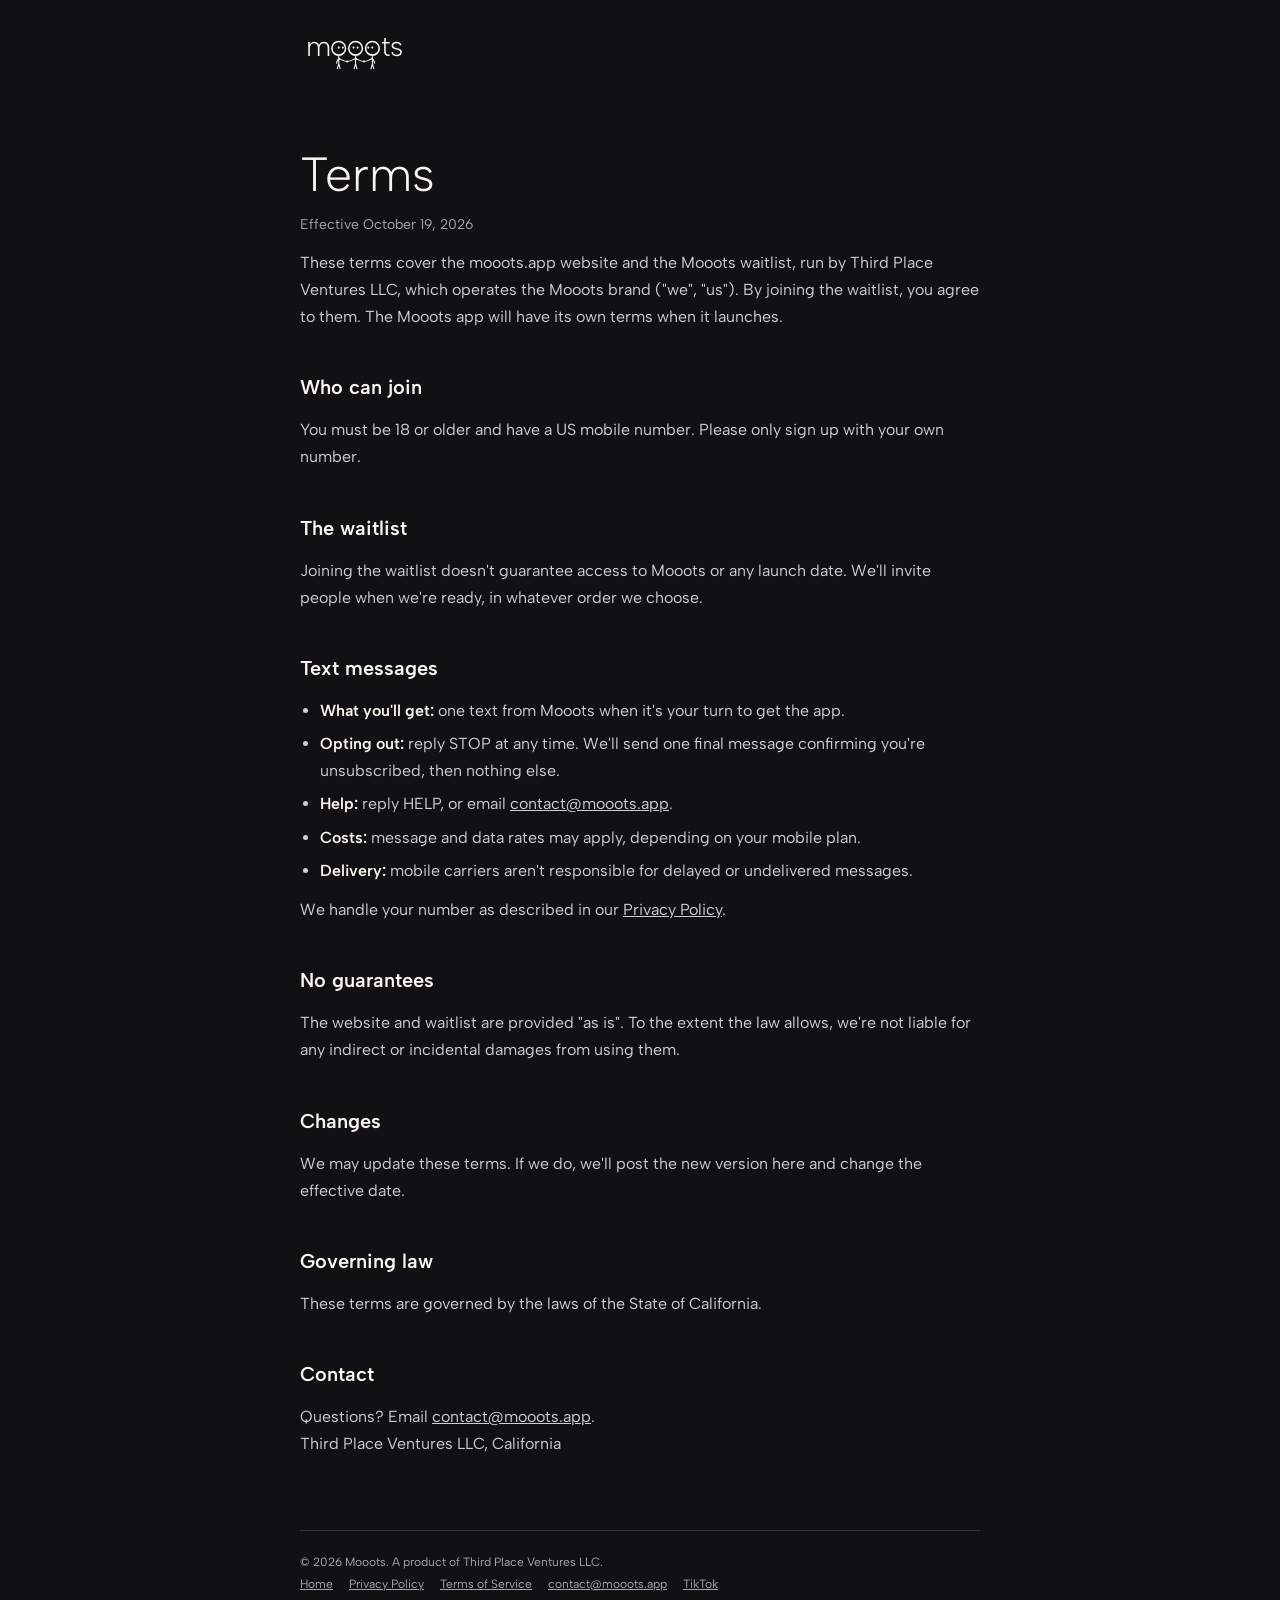
<file: terms.html>
<!doctype html>
<html lang="en">
<head>
<meta charset="utf-8">
<meta name="viewport" content="width=device-width, initial-scale=1">
<title>Terms · Mooots</title>
<meta name="theme-color" content="#111113">
<link rel="icon" href="favicon.svg" type="image/svg+xml">
<link rel="stylesheet" href="assets/site.css?v=20261023j">
</head>
<body>
<div class="doc">

  <nav>
    <a href="./" aria-label="Back to mooots home">
      <svg class="logo" aria-hidden="true" viewBox="110 170 980 350">
        <text x="382" y="380" text-anchor="end" font-family="Albert Sans" font-weight="300" font-size="250" fill="#FAF5EF">m</text>
        <text x="828" y="380" font-family="Albert Sans" font-weight="300" font-size="250" letter-spacing="-4" fill="#FAF5EF">ts</text>
        <g fill="none" stroke="#FAF5EF" stroke-width="14">
          <circle cx="455" cy="312" r="61"/><circle cx="605" cy="312" r="61"/><circle cx="755" cy="312" r="61"/>
        </g>
        <g fill="none" stroke="#FAF5EF" stroke-width="9.5" stroke-linecap="round" stroke-linejoin="round">
          <path d="M455 380 L455 448 L443 494 M455 448 L467 494"/>
          <path d="M605 380 L605 448 L593 494 M605 448 L617 494"/>
          <path d="M755 380 L755 448 L743 494 M755 448 L767 494"/>
          <path d="M455 404 C480 412 505 430 530 430 C555 430 580 412 605 404 C630 412 655 430 680 430 C705 430 730 412 755 404"/>
          <path d="M455 404 C443 416 437 432 436 446 M755 404 C767 416 773 432 774 446"/>
        </g>
        <g fill="#FAF5EF">
          <circle cx="456" cy="306" r="9"/><circle cx="492" cy="306" r="9"/><circle cx="587" cy="306" r="9"/><circle cx="623" cy="306" r="9"/>
          <circle cx="718" cy="306" r="9"/><circle cx="754" cy="306" r="9"/><circle cx="530" cy="430" r="9"/><circle cx="680" cy="430" r="9"/>
        </g>
      </svg>
    </a>
  </nav>

  <article>
    <header>
      <h1>Terms</h1>
      <p class="meta">Effective October 19, 2026</p>
      <p>These terms cover the mooots.app website and the Mooots waitlist, run by Third Place Ventures LLC, which operates the Mooots brand ("we", "us"). By joining the waitlist, you agree to them. The Mooots app will have its own terms when it launches.</p>
    </header>

    <section>
      <h2>Who can join</h2>
      <p>You must be 18 or older and have a US mobile number. Please only sign up with your own number.</p>
    </section>

    <section>
      <h2>The waitlist</h2>
      <p>Joining the waitlist doesn't guarantee access to Mooots or any launch date. We'll invite people when we're ready, in whatever order we choose.</p>
    </section>

    <section>
      <h2>Text messages</h2>
      <ul>
        <li><strong>What you'll get:</strong> one text from Mooots when it's your turn to get the app.</li>
        <li><strong>Opting out:</strong> reply STOP at any time. We'll send one final message confirming you're unsubscribed, then nothing else.</li>
        <li><strong>Help:</strong> reply HELP, or email <a href="mailto:contact@mooots.app">contact@mooots.app</a>.</li>
        <li><strong>Costs:</strong> message and data rates may apply, depending on your mobile plan.</li>
        <li><strong>Delivery:</strong> mobile carriers aren't responsible for delayed or undelivered messages.</li>
      </ul>
      <p>We handle your number as described in our <a href="privacy.html">Privacy Policy</a>.</p>
    </section>

    <section>
      <h2>No guarantees</h2>
      <p>The website and waitlist are provided "as is". To the extent the law allows, we're not liable for any indirect or incidental damages from using them.</p>
    </section>

    <section>
      <h2>Changes</h2>
      <p>We may update these terms. If we do, we'll post the new version here and change the effective date.</p>
    </section>

    <section>
      <h2>Governing law</h2>
      <p>These terms are governed by the laws of the State of California.</p>
    </section>

    <section>
      <h2>Contact</h2>
      <p>Questions? Email <a href="mailto:contact@mooots.app">contact@mooots.app</a>.<br>Third Place Ventures LLC, California</p>
    </section>
  </article>

  <footer class="site-footer">
    <span>© 2026 Mooots. A product of Third Place Ventures LLC.</span>
    <span class="links">
      <a href="./">Home</a>
      <a href="privacy.html">Privacy Policy</a>
      <a href="terms.html">Terms of Service</a>
      <a href="mailto:contact@mooots.app">contact@mooots.app</a>
      <a href="https://www.tiktok.com/@mooots.app" rel="me noopener" target="_blank">TikTok</a>
    </span>
  </footer>

</div>
</body>
</html>
</file>
<file: assets/site.css>
/* Mooots site styles. Colors and type match the app (Mooots/constants/tokens.ts). */

@font-face { font-family: "Albert Sans"; font-weight: 300; font-style: normal; font-display: swap; src: url("../fonts/AlbertSans-Light.ttf") format("truetype"); }
@font-face { font-family: "Albert Sans"; font-weight: 400; font-style: normal; font-display: swap; src: url("../fonts/AlbertSans-Regular.ttf") format("truetype"); }
@font-face { font-family: "Albert Sans"; font-weight: 600; font-style: normal; font-display: swap; src: url("../fonts/AlbertSans-SemiBold.ttf") format("truetype"); }

:root {
  --paper: #111113;
  --raised: #1C1C1F;
  --ink: #FAF5EF;
  --ink-soft: #CFCCD6;
  --ink-faint: #A8A4B3;
  --rule: rgba(250, 245, 239, 0.16);
  --focus: #7EA1FF;
  --danger: #F48ACB;
}

html { color-scheme: dark; }
body { margin: 0; background: var(--paper); color: var(--ink); font-family: "Albert Sans", system-ui, sans-serif; font-weight: 400; -webkit-font-smoothing: antialiased; }
a { color: var(--ink-soft); }
a:hover { color: var(--ink); }
[hidden] { display: none !important; }

/* ---------- Teaser (index.html) ---------- */

/* Black header band with the app's grid (fading out downward), then the
   dot texture behind the form and footer. Same look as the app's screens. */
.teaser { min-height: 100vh; min-height: 100dvh; display: flex; flex-direction: column; }
.top { position: sticky; top: 0; z-index: 10; background: #000000; border-bottom: 1px solid var(--rule); padding: 14px 24px; display: flex; justify-content: center; }
.below { flex: 1 0 auto; display: flex; flex-direction: column; align-items: center; padding: 0 24px; }
.below .site-footer { padding: 24px 0 28px; }

.grid { position: relative; isolation: isolate; }
.top.grid { position: sticky; }
.grid::before { content: ""; position: absolute; inset: 0; z-index: -1; pointer-events: none;
  background-image: linear-gradient(rgba(250, 245, 239, 0.20) 1px, transparent 1px), linear-gradient(90deg, rgba(250, 245, 239, 0.20) 1px, transparent 1px);
  background-size: 39px 39px; background-position: center top;
  -webkit-mask-image: linear-gradient(to bottom, #000, transparent); mask-image: linear-gradient(to bottom, #000, transparent); }
.grid.up::before { -webkit-mask-image: linear-gradient(to top, #000, transparent); mask-image: linear-gradient(to top, #000, transparent); }

.dots { background-image: radial-gradient(circle, rgba(250, 245, 239, 0.11) 1.4px, transparent 1.8px); background-size: 20px 20px; background-position: 10px 10px; }

/* Header bar: small dancing logo on the left, Join the waitlist on the right. */
.bar { width: 100%; max-width: 1040px; display: flex; align-items: center; justify-content: space-between; gap: 16px; }
.brand { display: block; line-height: 0; }
.brand .logo { display: block; width: clamp(96px, 24vw, 128px); height: auto; aspect-ratio: 880 / 350; }
.nav-cta { display: inline-flex; align-items: center; height: 40px; padding: 0 18px; border-radius: 10px; background: var(--ink); color: var(--paper); font-size: 14px; font-weight: 600; text-decoration: none; white-space: nowrap; transition: background .15s; }
.nav-cta:hover { background: #FFFFFF; color: var(--paper); }
.nav-cta:focus-visible { outline: 2px solid var(--focus); outline-offset: 2px; }

/* Hero: the caption as the headline. */
.hero-title { margin: 0; font-size: clamp(40px, 7vw, 64px); font-weight: 300; line-height: 1.12; letter-spacing: -0.02em; color: var(--ink); text-wrap: balance; }
.hero-title span { color: var(--ink-soft); }




.waitlist { width: 100%; display: flex; flex-direction: column; align-items: center; text-align: center; }
.waitlist label { font-size: 17px; color: var(--ink); }

/* Phone field: "+1" prefix, input and button joined in one rounded bar. */
.pf { display: flex; align-items: center; width: 100%; max-width: 400px; box-sizing: border-box; height: 52px; margin-top: 24px; padding: 5px 5px 5px 16px; background: var(--raised); border: 1px solid rgba(250, 245, 239, 0.28); border-radius: 12px; transition: border-color .15s, box-shadow .15s; }
.pf:hover { border-color: rgba(250, 245, 239, 0.45); }
.pf:focus-within { border-color: var(--focus); box-shadow: 0 0 0 3px rgba(126, 161, 255, 0.22); }
.pf.err { border-color: var(--danger); box-shadow: 0 0 0 3px rgba(244, 138, 203, 0.18); }
.pf-prefix { font-size: 17px; color: var(--ink-soft); padding-right: 10px; border-right: 1px solid var(--rule); line-height: 22px; }
.pf input { flex: 1 1 auto; min-width: 0; height: 100%; padding: 0 8px 0 10px; border: 0; outline: 0; background: transparent; color: var(--ink); font-family: inherit; font-size: 17px; letter-spacing: 0.02em; }
.pf input::placeholder { color: #8E8B96; }
.pf button { flex: 0 0 auto; height: 40px; padding: 0 18px; border: 0; border-radius: 8px; background: var(--ink); color: var(--paper); font-family: inherit; font-size: 15px; font-weight: 600; cursor: pointer; transition: background .15s, opacity .15s; }
.pf button:hover { background: #FFFFFF; }
.pf button:focus-visible { outline: 2px solid var(--focus); outline-offset: 2px; }
.pf button:disabled { opacity: 0.6; cursor: default; }
.btn-short { display: none; }
/* Narrow phones: shorter button so the full number fits in the field. */
@media (max-width: 420px) {
  .btn-long { display: none; }
  .btn-short { display: inline; }
  .pf button { padding: 0 16px; }
}
.busy .btn-long, .busy .btn-short { display: none; }
.busy .pf button::after { content: "Joining…"; }

.field-error { margin: 10px 0 0; font-size: 13px; line-height: 20px; color: var(--danger); }
/* No reserved gap: the error line only takes space when there's an error. */
.field-error:empty { display: none; }
.consent { margin: 16px 0 0; max-width: 400px; font-size: 12px; line-height: 1.6; color: var(--ink-faint); }

/* Off-screen trap field for bots. People never see or fill it. */
.hp { position: absolute; left: -10000px; width: 1px; height: 1px; overflow: hidden; }

.joined { width: 100%; max-width: 400px; box-sizing: border-box; background: var(--raised); border: 1px solid rgba(250, 245, 239, 0.10); border-radius: 14px; padding: 24px 20px; display: flex; flex-direction: column; align-items: center; gap: 6px; text-align: center; animation: joined-in .35s ease-out; }
.joined strong { font-size: 20px; font-weight: 600; margin-top: 8px; }
.joined > span { font-size: 15px; color: var(--ink-soft); }
/* The app's "You're in" badge (StatusBadge joined, tint variant). */
.joined .badge-in { padding: 4px 12px; border-radius: 999px; border: 1px solid #6FD39E; background: rgba(111, 211, 158, 0.12); color: #6FD39E; font-size: 11px; font-weight: 600; }
.joined .share { margin-top: 16px; height: 44px; padding: 0 22px; border: 0; border-radius: 10px; background: var(--ink); color: var(--paper); font-family: inherit; font-size: 15px; font-weight: 600; cursor: pointer; transition: background .15s; }
.joined .share:hover { background: #FFFFFF; }
.joined .share:focus-visible { outline: 2px solid var(--focus); outline-offset: 2px; }
@keyframes joined-in { from { opacity: 0; transform: translateY(8px); } to { opacity: 1; transform: none; } }
@media (prefers-reduced-motion: reduce) { .joined { animation: none; } }

.site-footer { display: flex; flex-wrap: wrap; justify-content: center; gap: 8px 16px; font-size: 12px; color: var(--ink-faint); }
.site-footer a { color: var(--ink-faint); }
/* The © line sits on its own line on phones; the links wrap as whole links, never mid-link. */
.site-footer .links { display: inline-flex; flex-wrap: wrap; justify-content: center; gap: 8px 16px; }
.site-footer .links a { white-space: nowrap; }

/* ---------- About, How it works, Who we are, FAQ (index.html) ---------- */

.band-inner h2 { margin: 0; font-size: 32px; font-weight: 300; letter-spacing: -0.4px; line-height: 1.15; }
.band-inner p { margin: 0; font-size: 16px; line-height: 1.65; color: var(--ink-soft); }
.band-inner .tagline { margin-top: 6px; font-size: 21px; font-weight: 300; color: var(--ink); }

.steps { display: grid; grid-template-columns: repeat(auto-fit, minmax(180px, 1fr)); gap: 16px; margin-top: 8px; }
.step-card { background: var(--raised); border: 1px solid rgba(250, 245, 239, 0.10); border-radius: 14px; padding: 20px; display: flex; flex-direction: column; gap: 8px; }
.step-card .cap { font-size: 11px; font-weight: 600; letter-spacing: 0.8px; }
.step-card h3 { margin: 0; font-size: 17px; font-weight: 600; color: var(--ink); }
.band-inner .step-card p { font-size: 15px; line-height: 1.55; }

.facts { margin: 8px 0 0; padding: 4px 20px; background: var(--raised); border: 1px solid rgba(250, 245, 239, 0.10); border-radius: 14px; }
.facts div { display: flex; flex-wrap: wrap; justify-content: space-between; gap: 4px 16px; padding: 14px 0; border-bottom: 1px solid rgba(250, 245, 239, 0.10); }
.facts div:last-child { border-bottom: 0; }
.facts dt { font-size: 13px; color: var(--ink-faint); }
.facts dd { margin: 0; font-size: 15px; color: var(--ink); }

.faq { display: flex; flex-direction: column; gap: 12px; margin-top: 8px; }
.faq details { background: var(--raised); border: 1px solid rgba(250, 245, 239, 0.10); border-radius: 14px; padding: 0 20px; }
.faq summary { list-style: none; cursor: pointer; display: flex; justify-content: space-between; align-items: center; gap: 16px; padding: 18px 0; font-size: 17px; color: var(--ink); }
.faq summary::-webkit-details-marker { display: none; }
.faq summary::after { content: "+"; font-size: 22px; font-weight: 300; color: var(--ink-soft); }
.faq details[open] summary::after { content: "−"; }
.faq summary:focus-visible { outline: 2px solid var(--focus); outline-offset: 4px; border-radius: 4px; }
.faq details p { padding-bottom: 18px; }
.site-footer a:hover { color: var(--ink); }

/* ---------- Text pages (privacy.html, terms.html) ---------- */

.doc { padding: 32px 24px 96px; }
.doc nav, .doc article, .doc .site-footer { max-width: 680px; margin: 0 auto; }
.doc nav { padding-bottom: 72px; }
.doc nav a { display: inline-block; }
.doc nav .logo { width: 110px; height: 40px; }
.doc article { display: flex; flex-direction: column; gap: 40px; font-size: 16px; line-height: 1.7; color: var(--ink-soft); }
.doc header { display: flex; flex-direction: column; gap: 12px; }
.doc h1 { margin: 0; font-weight: 300; font-size: clamp(36px, 5vw, 48px); line-height: 1.1; color: var(--ink); }
.doc .meta { margin: 0; font-size: 14px; color: var(--ink-faint); }
.doc section { display: flex; flex-direction: column; gap: 12px; }
.doc h2 { margin: 0; font-size: 20px; font-weight: 600; color: var(--ink); }
.doc p, .doc ul { margin: 0; }
.doc ul { padding-left: 20px; display: flex; flex-direction: column; gap: 6px; }
.doc strong { color: var(--ink); font-weight: 600; }
.doc .site-footer { justify-content: flex-start; margin-top: 72px; padding-top: 24px; border-top: 1px solid var(--rule); }

/* Just the three dancing figures above the hero headline. */
.hero-band .mark { display: block; width: clamp(160px, 40vw, 224px); height: auto; aspect-ratio: 530 / 300; margin: 0 auto clamp(44px, 8vh, 72px); }
/* Let the dance draw past the logo's box so raised arms and kicks never get clipped. */
.logo { overflow: visible; }

/* ---------- Section bands: each section gets its own full-width surface,
   a thin line between them and room to breathe. ---------- */
.band { width: 100%; box-sizing: border-box; display: flex; flex-direction: column; align-items: center; padding: clamp(80px, 12vh, 128px) 24px; border-top: 1px solid var(--rule); scroll-margin-top: 70px; }
.band-inner { width: 100%; max-width: 640px; display: flex; flex-direction: column; gap: 16px; text-align: left; }
.band-dots { background-color: var(--paper); background-image: radial-gradient(circle, rgba(250, 245, 239, 0.11) 1.4px, transparent 1.8px); background-size: 20px 20px; background-position: 10px 10px; }
.band-grid { background: #000000; }
.band-plain { background: var(--paper); }
.band h2 { margin: 0 0 4px; font-size: clamp(34px, 5vw, 40px); font-weight: 300; letter-spacing: -0.5px; line-height: 1.1; color: var(--ink); }

.hero-band { border-top: 0; }
.hero-band .band-inner { max-width: 760px; text-align: center; }

/* Join the waitlist: the finale, a raised card on the grid band, footer below. */
.join-band { padding-bottom: 0; }
.join-card { width: 100%; box-sizing: border-box; background: var(--raised); border: 1px solid rgba(250, 245, 239, 0.12); border-radius: 20px; padding: clamp(32px, 6vw, 48px) clamp(20px, 5vw, 40px); display: flex; flex-direction: column; align-items: center; gap: 12px; text-align: center; }
.join-card .joined { background: transparent; border: 0; padding: 0; }
.join-band .site-footer { padding: clamp(64px, 10vh, 96px) 0 28px; }
/* Keep the form's small print small inside the section styles. */
.band-inner .consent { margin-top: 16px; font-size: 12px; line-height: 1.6; color: var(--ink-faint); }
.band-inner .field-error { margin-top: 10px; font-size: 13px; line-height: 20px; color: var(--danger); }

/* One continuous dotted surface; sections are split by a thin divider line
   (content width, not edge to edge) with generous space around it. */
.teaser:has(.band) { background-color: var(--paper); background-image: radial-gradient(circle, rgba(250, 245, 239, 0.11) 1.4px, transparent 1.8px); background-size: 20px 20px; background-position: 10px 10px; }
.band { border-top: 0; padding: 0 24px; background: transparent; }
.band:not(.hero-band) .band-inner { border-top: 1px solid var(--rule); padding-top: clamp(64px, 10vh, 104px); }
.band:not(:last-child) { padding-bottom: clamp(64px, 10vh, 104px); }
.hero-band { padding-top: clamp(72px, 12vh, 128px); }

/* Privacy policy: big part headings (The Mooots app, The website and waitlist,
   For everyone) with the old section style for the topics inside them. */
.doc h2.part { margin: 24px 0 -8px; padding-top: 32px; border-top: 1px solid var(--rule); font-size: 28px; font-weight: 300; letter-spacing: -0.3px; }
.doc h3 { margin: 0; font-size: 20px; font-weight: 600; color: var(--ink); }

/* The hero figures are a button: tap them to make them jump (assets/faces.js). */
.mark-btn { display: block; margin: 0 auto; padding: 0; border: 0; background: none; cursor: pointer; line-height: 0; border-radius: 12px; -webkit-tap-highlight-color: transparent; }
.mark-btn:focus-visible { outline: 2px solid var(--focus); outline-offset: 8px; }
</file>
